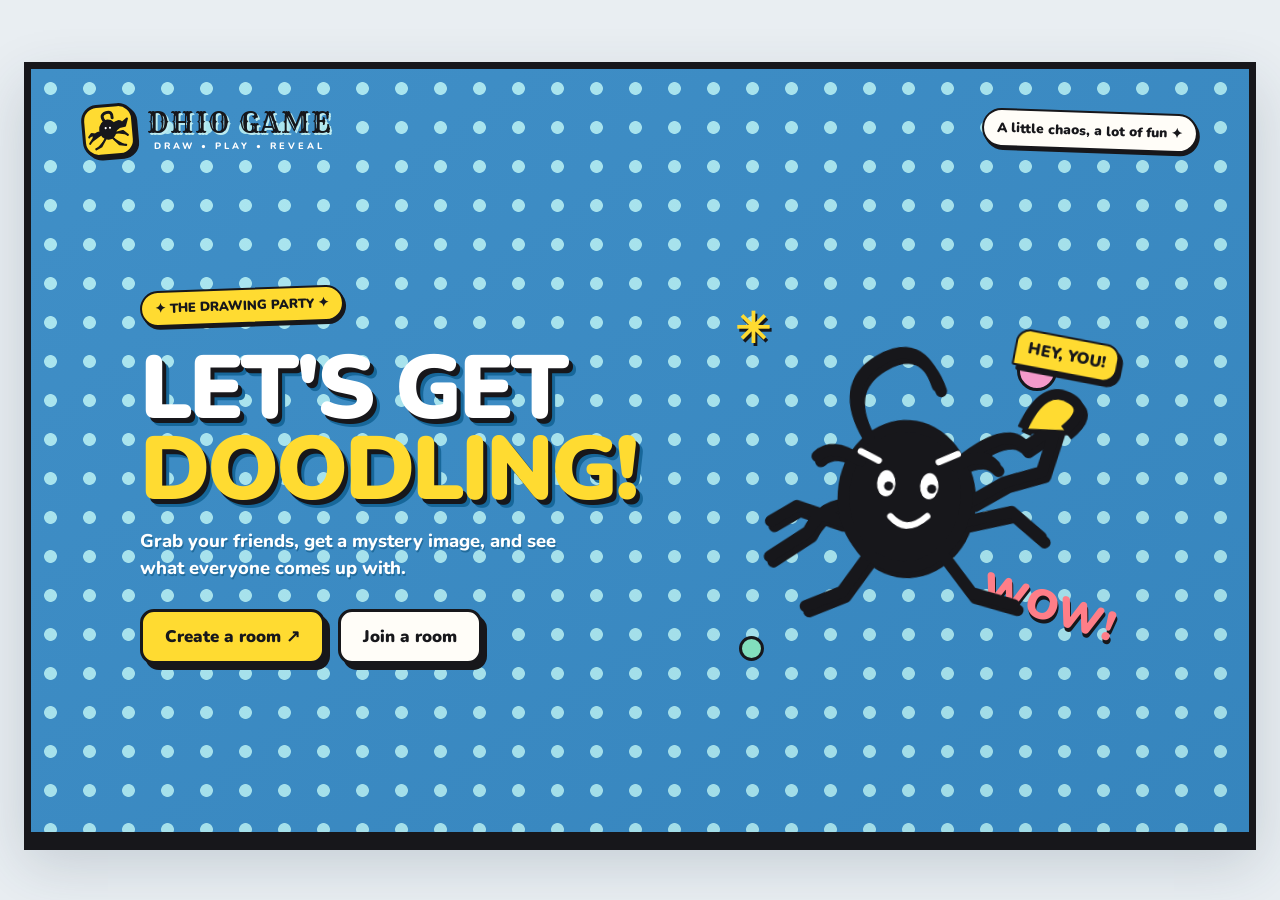
<file: frontend/index.html>
<!DOCTYPE html>
<html lang="en">
<head>
  <meta charset="UTF-8">
  <meta name="viewport" content="width=device-width, initial-scale=1.0">
  <meta name="description" content="DhioGame — a private multiplayer drawing party.">
  <title>DhioGame — Draw, Play, Reveal</title>
  <link rel="stylesheet" href="css/style.css">
</head>
<body>
  <div class="page">
    <main class="stage" id="stage">
      <header class="site-header">
        <a id="brand-link" class="brand" href="./" aria-label="DhioGame home">
          <span class="brand-mark">
            <svg viewBox="0 0 100 100" aria-hidden="true"><g fill="#17171b" stroke="#17171b" stroke-width="5" stroke-linecap="round" stroke-linejoin="round"><path d="M39 56Q19 47 13 67L5 77M29 59L10 55L4 62M42 68L30 86L18 91M58 67L73 84L88 87M65 57L83 54L94 64"/><ellipse cx="49" cy="48" rx="18" ry="21"/><path d="M60 37Q76 25 83 35L95 26L89 42L76 44L65 52Z"/><path d="M43 29Q31 12 48 8Q62 5 61 21" fill="none" stroke-width="7"/></g><circle cx="44" cy="44" r="2.5" fill="#fff"/><circle cx="54" cy="44" r="2.5" fill="#fff"/></svg>
          </span>
          <span class="brand-name">DHIO GAME<span>DRAW • PLAY • REVEAL</span></span>
        </a>
        <div class="header-right">
          <span class="pill fun-pill">A little chaos, a lot of fun ✦</span>
          <div id="header-room-actions" class="header-room-actions hidden">
            <span id="connection-status" class="pill connection-badge connection-connecting">
              <span class="status-dot" aria-hidden="true"></span>
              <span id="connection-label">Connecting</span>
            </span>
            <button id="leave-btn" class="btn btn-small paper" type="button">Leave room</button>
          </div>
        </div>
      </header>

      <!-- HOME -->
      <section id="home-view" class="screen" aria-live="polite">
        <div class="home">
          <div class="home-copy">
            <span class="eyebrow">✦ THE DRAWING PARTY ✦</span>
            <h1>LET'S GET<br><em>DOODLING!</em></h1>
            <p class="lead">Grab your friends, get a mystery image, and see what everyone comes up with.</p>
            <div class="actions">
              <button id="home-create-btn" class="btn yellow" type="button">Create a room <span>↗</span></button>
              <button id="home-join-btn" class="btn paper" type="button">Join a room</button>
            </div>
          </div>
          <div class="home-art">
            <span class="burst one">✳</span>
            <span class="burst two">WOW!</span>
            <span class="doodle a"></span>
            <span class="doodle b"></span>
            <div class="mascot">
              <svg viewBox="0 0 260 250" role="img" aria-label="DhioGame scorpion mascot">
                <g stroke="#17171b" stroke-width="9" stroke-linecap="round" stroke-linejoin="round">
                  <path d="M111 153Q70 134 55 169L27 190M79 159L45 150L26 163M106 178L84 213L57 226M157 177L183 207L216 214M171 154L209 143L233 161" fill="none"/>
                  <path d="M163 112Q201 75 216 93L239 75L230 111L202 121L178 137" fill="none"/>
                  <ellipse cx="127" cy="137" rx="47" ry="54" fill="#17171b"/>
                  <path d="M96 94Q70 56 100 35Q130 14 146 51" fill="none"/>
                  <path d="M91 112Q69 99 58 111M164 111Q183 98 194 109" fill="none"/>
                </g>
                <ellipse cx="112" cy="128" rx="7" ry="10" fill="#fff"/>
                <ellipse cx="145" cy="128" rx="7" ry="10" fill="#fff"/>
                <circle cx="114" cy="130" r="3.5" fill="#17171b"/>
                <circle cx="147" cy="130" r="3.5" fill="#17171b"/>
                <path d="M117 153Q130 166 145 151" fill="none" stroke="#fff" stroke-width="5" stroke-linecap="round"/>
                <path d="M91 105L105 111M151 109L165 102" stroke="#fff" stroke-width="5" stroke-linecap="round"/>
                <path d="M213 79Q227 42 249 54Q263 62 245 78" fill="#ffdb31" stroke="#17171b" stroke-width="8"/>
              </svg>
              <span class="mascot-tag">HEY, YOU!</span>
            </div>
          </div>
        </div>
      </section>

      <!-- CREATE -->
      <section id="create-view" class="screen hidden" aria-live="polite">
        <form id="create-form" class="card setup-card">
          <h2>Set up your game <span>✎</span></h2>

          <div class="field">
            <label for="create-nickname">Your nickname</label>
            <input id="create-nickname" name="nickname" type="text" maxlength="20" autocomplete="nickname" placeholder="What should we call you?" required>
          </div>

          <div class="section-label">Choose your game mode</div>
          <input id="create-mode" name="mode" type="hidden" value="same_image">
          <div class="choice-grid">
            <button class="choice selected" type="button" data-create-mode="same_image">
              <b>🖼 Same Picture</b>
              <small>Everyone draws the same image.</small>
            </button>
            <button class="choice" type="button" data-create-mode="random_assignment">
              <b>🎲 Mystery Mix</b>
              <small>Everyone gets a different secret image.</small>
            </button>
          </div>

          <div class="choice-grid choice-grid-spaced">
            <div class="field">
              <label for="create-viewing">👀 Viewing time</label>
              <select id="create-viewing" name="viewing_duration">
                <option value="10">10 seconds</option>
                <option value="20" selected>20 seconds</option>
                <option value="30">30 seconds</option>
                <option value="60">60 seconds</option>
              </select>
            </div>
            <div class="field">
              <label for="create-drawing">✏️ Drawing time</label>
              <select id="create-drawing" name="drawing_duration">
                <option value="180" selected>3 minutes</option>
                <option value="300">5 minutes</option>
                <option value="">Unlimited</option>
              </select>
            </div>
          </div>

          <div class="card-actions">
            <button id="create-back-btn" class="btn back" type="button">Go back</button>
            <button class="btn yellow" type="submit">Create room ↗</button>
          </div>
        </form>
      </section>

      <!-- JOIN -->
      <section id="join-view" class="screen hidden" aria-live="polite">
        <form id="join-form" class="card setup-card join-card">
          <h2>Jump into a room!</h2>
          <div class="field">
            <label for="join-nickname">Your nickname</label>
            <input id="join-nickname" name="nickname" type="text" maxlength="20" autocomplete="nickname" placeholder="Pick a fun nickname" required>
          </div>
          <div class="field">
            <label for="join-code">Room code</label>
            <input id="join-code" name="room_code" type="text" maxlength="12" autocomplete="off" placeholder="ENTER CODE" class="code-input" required>
          </div>
          <div class="card-actions">
            <button id="join-back-btn" class="btn back" type="button">Go back</button>
            <button class="btn yellow" type="submit">Let's go! ↗</button>
          </div>
        </form>
      </section>

      <!-- LOBBY -->
      <section id="lobby-view" class="screen hidden" aria-live="polite">
        <div class="card lobby-card">
          <h2>Waiting for the crew...</h2>

          <div class="room-code">
            <span>ROOM CODE</span>
            <strong id="room-code">------</strong>
            <button id="copy-code-btn" class="btn cyan btn-small" type="button">Copy</button>
          </div>

          <div class="section-label">Players in the room · <span id="players-summary">0 of 10</span></div>
          <ul id="players-list" class="players"></ul>

          <div class="lobby-meta-row">
            <span id="ready-count" class="pill">0 ready</span>
            <button id="ready-btn" class="btn mint btn-small" type="button">I'm ready</button>
          </div>

          <div class="section-label">Game settings</div>
          <details class="settings-details">
            <summary>
              <span id="settings-summary">Same image · 20s view · 3 min draw</span>
              <span id="settings-edit" class="settings-edit">Change</span>
            </summary>
            <div class="settings-grid">
              <div class="field">
                <label for="settings-mode">Game mode</label>
                <select id="settings-mode">
                  <option value="same_image">Same image for everyone</option>
                  <option value="random_assignment">Random image per player</option>
                </select>
              </div>
              <div class="field">
                <label for="settings-viewing">Viewing time</label>
                <select id="settings-viewing">
                  <option value="10">10 seconds</option>
                  <option value="20">20 seconds</option>
                  <option value="30">30 seconds</option>
                  <option value="60">60 seconds</option>
                </select>
              </div>
              <div class="field">
                <label for="settings-drawing">Drawing time</label>
                <select id="settings-drawing">
                  <option value="180">3 minutes</option>
                  <option value="300">5 minutes</option>
                  <option value="">Unlimited</option>
                </select>
              </div>
            </div>
          </details>

          <div class="section-label">Reference pictures</div>
          <div class="images-header">
            <span id="images-summary" class="pill">0 / 1 uploaded</span>
          </div>
          <form id="upload-form" class="upload-form hidden">
            <label for="image-input" class="upload-drop">
              <span class="upload-title">Add reference images</span>
              <span class="upload-subtitle">JPG, PNG or WEBP · up to 5 MB each</span>
              <input id="image-input" type="file" accept="image/jpeg,image/png,image/webp" multiple>
            </label>
            <button id="upload-btn" class="btn cyan" type="submit">Upload selected</button>
            <p id="upload-progress" class="upload-progress" role="status"></p>
          </form>
          <ul id="images-list" class="images-list"></ul>

          <div id="host-start" class="host-start hidden">
            <button id="start-game-btn" class="btn yellow btn-wide" type="button">Start game ✦</button>
            <p id="start-hint" class="start-hint"></p>
          </div>
        </div>
      </section>

      <!-- GAME -->
      <section id="game-view" class="screen hidden" aria-live="polite">
        <div class="game-top">
          <div class="game-heading">
            <span id="game-phase-eyebrow" class="eyebrow game-eyebrow">VIEWING</span>
            <span id="game-phase-title" class="game-title">MEMORIZE THIS!</span>
          </div>
          <span class="pill">ROOM · <span id="game-room-code">------</span></span>
          <div id="game-timer" class="timer">--:--</div>
        </div>
        <p id="game-phase-copy" class="game-subtitle">The reference disappears when the countdown ends.</p>

        <div id="viewing-panel" class="viewing-panel hidden">
          <div class="reference-card">
            <img id="reference-image" class="hidden" alt="Your reference image">
            <div id="reference-placeholder" class="reference-placeholder">Loading your reference image…</div>
          </div>
          <p class="note">Memorize the image. It disappears when the countdown ends.</p>
        </div>

        <div id="drawing-panel" class="drawing-panel hidden">
          <div class="draw-area">
            <div class="canvas-wrap">
              <span class="canvas-hint">Your canvas. Your masterpiece.</span>
              <canvas id="drawing-canvas" width="1600" height="1000"></canvas>
              <div id="canvas-lock" class="canvas-lock hidden">
                <strong id="canvas-lock-title">Drawing submitted</strong>
                <p id="canvas-lock-copy">Reopen your drawing to keep editing.</p>
              </div>
            </div>
            <aside class="toolbar">
              <div id="color-palette" class="palette">
                <button class="swatch" type="button" data-color="#f04b5b" style="background:#f04b5b" aria-label="Red"></button>
                <button class="swatch" type="button" data-color="#ff9d35" style="background:#ff9d35" aria-label="Orange"></button>
                <button class="swatch" type="button" data-color="#ffdf3d" style="background:#ffdf3d" aria-label="Yellow"></button>
                <button class="swatch" type="button" data-color="#55b978" style="background:#55b978" aria-label="Green"></button>
                <button class="swatch" type="button" data-color="#398bc5" style="background:#398bc5" aria-label="Blue"></button>
                <button class="swatch" type="button" data-color="#a56bc5" style="background:#a56bc5" aria-label="Purple"></button>
                <button class="swatch" type="button" data-color="#ffffff" style="background:#ffffff" aria-label="White"></button>
                <button class="swatch" type="button" data-color="#17171b" style="background:#17171b" aria-label="Black"></button>
                <label class="swatch custom-swatch" for="brush-color" aria-label="Custom color">
                  <input id="brush-color" type="color" value="#17171b">
                </label>
              </div>
              <label class="size-control" for="brush-size">
                <span>Size <em id="brush-size-label">10</em></span>
                <input id="brush-size" type="range" min="2" max="60" value="10">
              </label>
              <button id="eraser-btn" class="tool-btn" type="button">Eraser</button>
              <button id="undo-btn" class="tool-btn" type="button">↶ Undo</button>
              <button id="redo-btn" class="tool-btn" type="button">↷ Redo</button>
              <button id="clear-btn" class="tool-btn" type="button">Clear</button>
            </aside>
          </div>

          <div class="game-bottom">
            <div id="game-players-list" class="progress"></div>
            <button id="submit-drawing-btn" class="btn submit" type="button">SUBMIT MY ART!</button>
          </div>
          <p id="save-status" class="save-status">All changes saved</p>
          <div id="host-game-controls" class="host-game-controls hidden">
            <button id="finish-drawing-btn" class="btn cyan btn-small" type="button">End drawing now</button>
          </div>
        </div>

        <div id="completed-panel" class="completed-panel hidden">
          <div class="done-card">
            <div class="done-mark" aria-hidden="true">🎉</div>
            <h3>Pencils down!</h3>
            <p>All drawings are locked and ready for the reveal.</p>
            <p id="completed-progress" class="completed-progress"></p>
            <button id="start-reveal-btn" class="btn yellow hidden" type="button">Start reveal ✦</button>
          </div>
        </div>

        <div class="game-meta-row">
          <span id="game-player-count" class="pill">0 players</span>
          <span id="game-progress-summary" class="pill">0 submitted</span>
          <span id="game-mode-label" class="pill">Same image mode</span>
        </div>
      </section>

      <!-- REVEAL -->
      <section id="reveal-view" class="screen hidden" aria-live="polite">
        <div class="game-top">
          <span class="game-title">THE BIG REVEAL! ✨</span>
          <span class="pill">ROOM · <span id="reveal-room-code">------</span></span>
          <span id="reveal-phase-badge" class="pill">1 OF 2</span>
        </div>

        <div class="reveal-wrap">
          <div class="reveal-grid">
            <div id="reveal-stage-card" class="compare">
              <div class="compare-head">
                <div>
                  <p id="reveal-eyebrow" class="eyebrow">THE BIG REVEAL</p>
                  <h2 id="reveal-title">The masterpiece</h2>
                </div>
                <span id="reveal-subtitle" class="step">Drawing 1 of 2</span>
              </div>
              <div id="reveal-stage" class="pair">
                <div id="reveal-original-panel" class="art-card">
                  <div class="art-box reveal-original-frame">
                    <img id="reveal-original-image" class="hidden" alt="Original reference image">
                    <div id="reveal-original-placeholder" class="original-hidden">🔒<br>Original is still a mystery!</div>
                  </div>
                  <div id="reveal-original-name" class="art-caption">The original</div>
                </div>
                <div class="compare-arrow">➜</div>
                <div class="art-card">
                  <div class="art-box reveal-frame">
                    <canvas id="reveal-canvas" width="1600" height="1000"></canvas>
                    <div id="reveal-empty" class="original-hidden hidden">No drawing submitted</div>
                  </div>
                  <div id="reveal-player-name" class="art-caption">The drawing</div>
                </div>
              </div>
            </div>

            <aside id="reveal-players-card" class="reveal-players">
              <h3>Who's up?</h3>
              <ul id="reveal-players-list"></ul>
            </aside>
          </div>

          <div class="card-actions reveal-actions">
            <button id="reveal-original-btn" class="btn cyan hidden" type="button">Reveal original</button>
            <button id="next-reveal-btn" class="btn yellow hidden" type="button">Next player →</button>
            <p id="reveal-status" class="note">The host controls the reveal.</p>
          </div>

          <div id="reveal-complete" class="card done-card hidden">
            <div class="done-mark" aria-hidden="true">🎉</div>
            <p class="eyebrow">Reveal complete</p>
            <h2>That's a wrap!</h2>
            <p>All masterpieces have been revealed. This room will expire automatically.</p>
          </div>
        </div>
      </section>
    </main>
  </div>

  <div id="toast" class="toast" role="status" aria-live="polite"></div>

  <script type="module" src="js/main.js"></script>
</body>
</html>
</file>
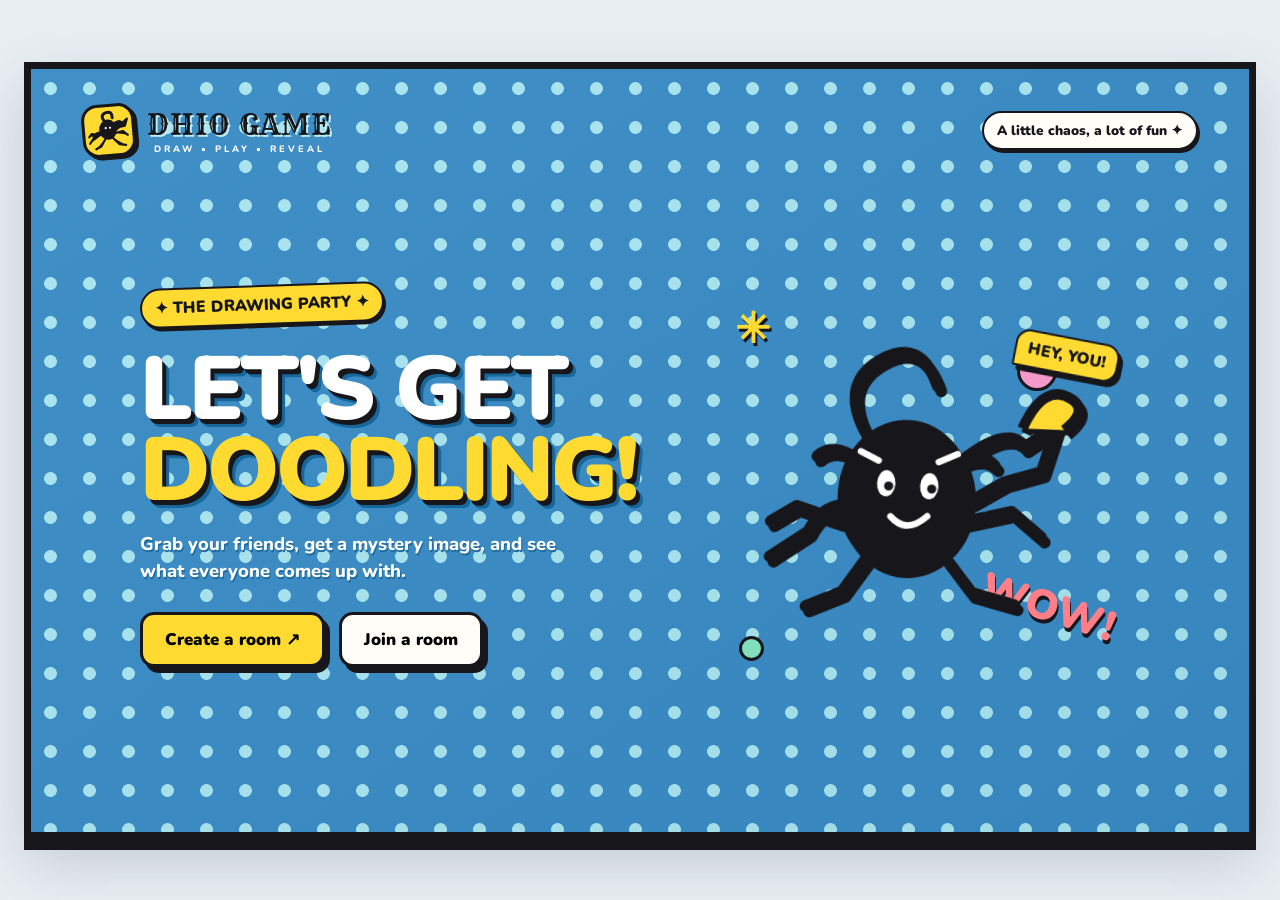
<file: dhiogame-design-mockup-v2.html>
<!DOCTYPE html>
<html lang="en">
<head>
<meta charset="UTF-8">
<meta name="viewport" content="width=device-width, initial-scale=1.0">
<title>DhioGame — Design Direction v2</title>
<style>
@import url('https://fonts.googleapis.com/css2?family=Fredoka:wght@400;500;600;700&family=Nunito:wght@400;600;700;800;900&family=Rye&display=swap');
:root{
 --sky:#398bc5;--sky2:#2876ad;--dot:#a9e6f0;--cyan:#15b7e5;--cyan-pale:#c9f0f5;
 --yellow:#ffdb31;--coral:#ff7e88;--pink:#f49acb;--mint:#82dfbd;
 --ink:#17171b;--paper:#fffdf8;--muted:#64717b;--line:3px solid var(--ink);
 --shadow:5px 6px 0 var(--ink);--soft-shadow:3px 4px 0 var(--ink);
}
*{box-sizing:border-box}body{margin:0;background:#e9eef2;color:var(--ink);font-family:Nunito,Arial,sans-serif}
button,input,select{font:inherit}button{cursor:pointer}
button:focus-visible,input:focus-visible,select:focus-visible{outline:3px dashed var(--coral);outline-offset:3px}
.page{min-height:100vh;padding:24px;display:grid;place-items:center}
.stage{position:relative;isolation:isolate;overflow:hidden;width:min(1240px,100%);min-height:760px;padding:24px clamp(18px,4vw,52px) 38px;border:7px solid var(--ink);box-shadow:0 11px 0 var(--ink),0 24px 55px #243b5030;background-color:var(--sky);background-image:radial-gradient(circle,var(--dot) 0 6px,transparent 6.8px);background-size:39px 39px}
.stage:before{content:"";position:absolute;inset:0;z-index:-1;background:linear-gradient(145deg,#ffffff09,#092b4b10)}
.stage.playing{background-image:radial-gradient(circle,#bcebf0 0 3px,transparent 3.8px);background-size:31px 31px}
.stage.playing:before{background:#398bc5ed}
header{height:76px;display:flex;align-items:center;justify-content:space-between;position:relative;z-index:2}
.brand{display:flex;align-items:center;gap:12px;text-decoration:none;color:inherit}
.brand-mark{width:53px;height:53px;display:grid;place-items:center;background:var(--yellow);border:var(--line);border-radius:16px;box-shadow:3px 3px 0 var(--ink);transform:rotate(-5deg)}
.brand-mark svg{width:43px;height:43px}
.brand-name{font-family:Rye,Georgia,serif;font-size:1.75rem;letter-spacing:1px;text-shadow:2px 2px 0 #bcebf0}
.brand-name span{display:block;font:800 .58rem Nunito,sans-serif;letter-spacing:3px;text-align:center;text-shadow:none;color:#fff;margin-top:1px}
.header-right{display:flex;align-items:center;gap:10px}
.pill{background:var(--paper);border:2px solid var(--ink);border-radius:999px;padding:8px 13px;font-weight:900;font-size:.85rem;box-shadow:2px 3px 0 var(--ink)}
.screen{display:none;animation:enter .22s ease}.screen.active{display:block}
@keyframes enter{from{opacity:0;transform:translateY(8px)}to{opacity:1;transform:none}}
/* mascot */
.mascot{width:190px;height:185px;position:relative;filter:drop-shadow(4px 5px 0 var(--ink))}
.mascot svg{width:100%;height:100%;overflow:visible}
.mascot-tag{position:absolute;right:-30px;top:10px;background:var(--yellow);border:2px solid var(--ink);padding:6px 11px;border-radius:14px 14px 14px 2px;font-weight:900;transform:rotate(7deg)}
/* home */
.home{min-height:625px;display:grid;grid-template-columns:1fr .9fr;align-items:center;gap:28px;max-width:1000px;margin:auto}
.home-copy{padding:25px 0 35px}
.eyebrow{display:inline-flex;align-items:center;gap:8px;background:var(--yellow);border:2px solid var(--ink);padding:7px 13px;border-radius:999px;font-weight:900;box-shadow:2px 3px 0 var(--ink);transform:rotate(-2deg)}
h1{font-size:clamp(3.5rem,7vw,6.4rem);line-height:.9;letter-spacing:-3px;margin:25px 0 16px;font-weight:900;color:#fff;text-shadow:4px 5px 0 var(--ink),7px 8px 0 #17679a}
h1 em{font-style:normal;color:var(--yellow)}
.lead{font-size:1.15rem;font-weight:800;max-width:420px;line-height:1.5;color:#fff;text-shadow:1px 2px 0 #216b9c}
.actions{display:flex;gap:14px;flex-wrap:wrap;margin-top:27px}
.btn{border:var(--line);border-radius:14px;padding:13px 22px;font-weight:900;font-size:1.05rem;box-shadow:var(--shadow);transition:transform .14s,box-shadow .14s}
.btn:hover{transform:translate(-2px,-2px);box-shadow:7px 8px 0 var(--ink)}
.btn:active{transform:translate(2px,3px);box-shadow:1px 2px 0 var(--ink)}
.btn.yellow{background:var(--yellow)}.btn.cyan{background:var(--cyan)}.btn.paper{background:var(--paper)}
.home-art{display:grid;place-items:center;position:relative;min-height:440px}
.home-art .mascot{width:min(340px,80%);height:330px;transform:rotate(4deg)}
.burst{position:absolute;font-size:2.6rem;font-weight:900;color:var(--yellow);text-shadow:2px 3px var(--ink)}
.burst.one{top:40px;left:12%}.burst.two{right:5%;bottom:65px;color:var(--coral);transform:rotate(18deg)}
.doodle{position:absolute;border:3px solid var(--ink);border-radius:50%;width:40px;height:40px}
.doodle.a{top:90px;right:18%;background:var(--pink)}.doodle.b{bottom:40px;left:13%;background:var(--mint);width:25px;height:25px}
/* forms and lobby */
.card{width:min(720px,100%);margin:30px auto 0;background:var(--paper);border:4px solid var(--ink);border-radius:22px;padding:25px;box-shadow:8px 9px 0 var(--ink);position:relative}
.card:after{content:"";position:absolute;width:42px;height:14px;background:var(--yellow);border:2px solid var(--ink);top:-10px;left:35px;transform:rotate(-4deg)}
.card h2{font-size:2rem;margin:0 0 18px;text-align:center;font-weight:900}
.field{margin:13px 0;display:grid;gap:7px}.field label{font-weight:900;font-size:.95rem}
.field input,.field select{width:100%;padding:12px 14px;border:2px solid var(--ink);border-radius:10px;background:white;font-weight:700}
.choice-grid{display:grid;grid-template-columns:1fr 1fr;gap:12px}
.choice{border:2px solid var(--ink);border-radius:14px;padding:16px;background:var(--cyan-pale);text-align:left;box-shadow:2px 3px 0 var(--ink)}
.choice b{display:block;font-size:1.15rem}.choice small{display:block;color:#46545d;font-weight:700;margin-top:4px;line-height:1.35}
.choice.selected{background:var(--yellow);box-shadow:inset 0 0 0 2px white,3px 4px 0 var(--ink)}
.card-actions{display:flex;justify-content:center;gap:13px;flex-wrap:wrap;margin-top:22px}
.back{background:var(--paper)}
.room-code{display:flex;align-items:center;justify-content:center;gap:12px;background:var(--cyan-pale);border:2px dashed var(--ink);border-radius:13px;padding:13px;margin:12px 0 20px}
.room-code strong{font-size:1.8rem;letter-spacing:7px}
.players{display:grid;grid-template-columns:repeat(2,1fr);gap:12px}
.player{background:#fff;border:2px solid var(--ink);border-radius:13px;padding:12px;display:flex;align-items:center;gap:10px;font-weight:900}
.avatar{width:38px;height:38px;border:2px solid var(--ink);border-radius:50%;display:grid;place-items:center;background:var(--pink);font-size:1.2rem}
.player:nth-child(2) .avatar{background:var(--mint)}.player:nth-child(3) .avatar{background:var(--yellow)}
.player small{display:block;color:var(--muted);font-size:.75rem}
.section-label{font-size:.83rem;text-transform:uppercase;letter-spacing:1px;font-weight:900;color:var(--muted);margin:17px 0 8px}
/* game */
.game-top{display:flex;align-items:center;justify-content:space-between;gap:12px;margin:12px 0 18px}
.game-title{font-size:1.3rem;font-weight:900;color:#fff;text-shadow:2px 2px #1b6597}
.timer{width:76px;height:76px;border-radius:50%;display:grid;place-items:center;background:var(--yellow);border:4px solid var(--ink);box-shadow:3px 4px 0 var(--ink);font-size:1.25rem;font-weight:900}
.draw-area{max-width:1000px;margin:auto;display:grid;grid-template-columns:minmax(0,1fr) 86px;gap:0;filter:drop-shadow(5px 6px 0 var(--ink))}
.canvas{min-height:475px;background:var(--paper);border:3px solid var(--ink);border-radius:17px 0 0 17px;position:relative;overflow:hidden}
.canvas:before{content:"";position:absolute;inset:0;background-image:linear-gradient(#dce5e955 1px,transparent 1px),linear-gradient(90deg,#dce5e955 1px,transparent 1px);background-size:26px 26px;opacity:.35}
.canvas-hint{position:absolute;top:14px;left:17px;color:#a1a5a8;font-size:.85rem;font-weight:800;z-index:1}
.sketch{position:absolute;width:58%;height:60%;left:21%;top:21%;z-index:1}
.toolbar{background:#d9dde0;border:3px solid var(--ink);border-left:0;border-radius:0 17px 17px 0;padding:12px 9px;display:flex;flex-direction:column;align-items:center;gap:10px}
.tool-btn{width:100%;border:2px solid var(--ink);border-radius:9px;background:#fff;padding:8px 2px;font-size:.76rem;font-weight:900;box-shadow:1px 2px 0 var(--ink)}
.tool-btn.active{background:var(--yellow)}
.palette{display:grid;grid-template-columns:repeat(2,1fr);gap:7px}
.swatch{width:25px;height:25px;border:2px solid var(--ink);border-radius:7px}
.game-bottom{max-width:1000px;margin:18px auto 0;display:flex;align-items:center;justify-content:space-between;gap:12px;flex-wrap:wrap}
.progress{display:flex;gap:7px;flex-wrap:wrap}
.progress span{background:var(--paper);border:2px solid var(--ink);border-radius:999px;padding:7px 11px;font-size:.8rem;font-weight:900}
.submit{background:var(--yellow);font-size:1.35rem;padding:12px 32px}
/* reveal */
.reveal-wrap{max-width:1050px;margin:20px auto}
.reveal-grid{display:grid;grid-template-columns:minmax(0,1fr) 205px;gap:14px}
.compare{background:var(--paper);border:4px solid var(--ink);border-radius:18px;padding:17px;box-shadow:5px 6px 0 var(--ink)}
.compare-head{display:flex;justify-content:space-between;align-items:center;margin-bottom:12px;gap:10px}
.compare-head h2{margin:0;font-size:1.5rem}.step{background:var(--yellow);border:2px solid var(--ink);padding:5px 11px;border-radius:999px;font-weight:900}
.pair{display:grid;grid-template-columns:1fr 36px 1fr;align-items:center;gap:10px}
.art-card{min-width:0}.art-box{height:300px;background:#fff;border:3px solid var(--ink);border-radius:12px;display:grid;place-items:center;overflow:hidden}
.art-box svg{width:90%;height:90%}.art-caption{text-align:center;font-weight:900;margin-top:9px}
.compare-arrow{text-align:center;font-size:2rem;font-weight:900;color:var(--coral);text-shadow:1px 2px var(--ink)}
.original-hidden{font-weight:900;color:#87929a;text-align:center;padding:15px}
.reveal-players{background:var(--cyan-pale);border:3px solid var(--ink);border-radius:16px;padding:13px;box-shadow:4px 5px 0 var(--ink)}
.reveal-players h3{margin:0 0 10px;font-size:1.1rem}.reveal-player{padding:9px;background:#fff;border:2px solid var(--ink);border-radius:9px;margin:7px 0;font-weight:900}
.reveal-player.current{background:var(--yellow)}
.note{text-align:center;color:white;font-weight:800;margin-top:18px;text-shadow:1px 2px #216b9c}
@media(max-width:760px){
 .page{padding:0}.stage{min-height:100vh;border-width:5px;padding:15px 14px 30px;box-shadow:none}
 header{height:65px}.brand-name{font-size:1.35rem}.brand-mark{width:43px;height:43px}.header-right .pill{font-size:.72rem;padding:6px 9px}
 .home{grid-template-columns:1fr;min-height:calc(100vh - 100px);text-align:center;gap:0}.home-copy{padding:35px 0 0}.lead{margin:auto}
 .home-art{min-height:250px;grid-row:1}.home-art .mascot{width:205px;height:205px}.home h1{margin-top:20px}
 .actions{justify-content:center}.card{margin-top:20px;padding:19px}.draw-area{grid-template-columns:minmax(0,1fr) 72px}
 .canvas{min-height:390px}.toolbar{padding:8px 5px}.swatch{width:22px;height:22px}
 .reveal-grid{grid-template-columns:1fr}.reveal-players{display:flex;flex-wrap:wrap;gap:7px;align-items:center}.reveal-players h3{width:100%;margin-bottom:0}.reveal-player{margin:0}
 .art-box{height:235px}
}
@media(max-width:460px){
 .choice-grid,.players{grid-template-columns:1fr}.pair{grid-template-columns:1fr;gap:8px}.compare-arrow{transform:rotate(90deg);font-size:1.5rem}
 .art-box{height:190px}.draw-area{grid-template-columns:minmax(0,1fr) 65px}.canvas{min-height:340px}
 .tool-btn{font-size:.68rem}.timer{width:63px;height:63px;font-size:1rem}
 .game-bottom{justify-content:center}.progress{justify-content:center}
}
</style>
</head>
<body>
<div class="page"><main class="stage" id="stage">
<header>
 <a class="brand" href="#" onclick="show('home');return false">
  <span class="brand-mark">
   <svg viewBox="0 0 100 100" aria-label="DhioGame scorpion mascot"><g fill="#17171b" stroke="#17171b" stroke-width="5" stroke-linecap="round" stroke-linejoin="round"><path d="M39 56Q19 47 13 67L5 77M29 59L10 55L4 62M42 68L30 86L18 91M58 67L73 84L88 87M65 57L83 54L94 64"/><ellipse cx="49" cy="48" rx="18" ry="21"/><path d="M60 37Q76 25 83 35L95 26L89 42L76 44L65 52Z"/><path d="M43 29Q31 12 48 8Q62 5 61 21" fill="none" stroke-width="7"/></g><circle cx="44" cy="44" r="2.5" fill="#fff"/><circle cx="54" cy="44" r="2.5" fill="#fff"/></svg>
  </span>
  <span class="brand-name">DHIO GAME<span>DRAW • PLAY • REVEAL</span></span>
 </a>
 <div class="header-right"><span class="pill">A little chaos, a lot of fun ✦</span></div>
</header>

<section class="screen active" id="home">
 <div class="home">
  <div class="home-copy">
   <span class="eyebrow">✦ THE DRAWING PARTY ✦</span>
   <h1>LET'S GET<br><em>DOODLING!</em></h1>
   <p class="lead">Grab your friends, get a mystery image, and see what everyone comes up with.</p>
   <div class="actions"><button class="btn yellow" onclick="show('create')">Create a room <span>↗</span></button><button class="btn paper" onclick="show('join')">Join a room</button></div>
  </div>
  <div class="home-art">
   <span class="burst one">✳</span><span class="burst two">WOW!</span><span class="doodle a"></span><span class="doodle b"></span>
   <div class="mascot">
    <svg viewBox="0 0 260 250" role="img" aria-label="DhioGame scorpion mascot">
     <g stroke="#17171b" stroke-width="9" stroke-linecap="round" stroke-linejoin="round">
      <path d="M111 153Q70 134 55 169L27 190M79 159L45 150L26 163M106 178L84 213L57 226M157 177L183 207L216 214M171 154L209 143L233 161" fill="none"/>
      <path d="M163 112Q201 75 216 93L239 75L230 111L202 121L178 137" fill="none"/>
      <ellipse cx="127" cy="137" rx="47" ry="54" fill="#17171b"/>
      <path d="M96 94Q70 56 100 35Q130 14 146 51" fill="none"/>
      <path d="M91 112Q69 99 58 111M164 111Q183 98 194 109" fill="none"/>
     </g>
     <ellipse cx="112" cy="128" rx="7" ry="10" fill="#fff"/><ellipse cx="145" cy="128" rx="7" ry="10" fill="#fff"/>
     <circle cx="114" cy="130" r="3.5" fill="#17171b"/><circle cx="147" cy="130" r="3.5" fill="#17171b"/>
     <path d="M117 153Q130 166 145 151" fill="none" stroke="#fff" stroke-width="5" stroke-linecap="round"/>
     <path d="M91 105L105 111M151 109L165 102" stroke="#fff" stroke-width="5" stroke-linecap="round"/>
     <path d="M213 79Q227 42 249 54Q263 62 245 78" fill="#ffdb31" stroke="#17171b" stroke-width="8"/>
    </svg>
    <span class="mascot-tag">HEY, YOU!</span>
   </div>
  </div>
 </div>
</section>

<section class="screen" id="create">
 <div class="card">
  <h2>Set up your game <span>✎</span></h2>
  <div class="field"><label>Your nickname</label><input placeholder="What should we call you?" value="Doodle Master"></div>
  <div class="section-label">Choose your game mode</div>
  <div class="choice-grid">
   <button class="choice selected" onclick="choose(this)"><b>🎲 Mystery Mix</b><small>Everyone gets a different secret image.</small></button>
   <button class="choice" onclick="choose(this)"><b>🖼 Same Picture</b><small>Everyone draws the same image.</small></button>
  </div>
  <div class="choice-grid" style="margin-top:13px">
   <div class="field"><label>👀 Viewing time</label><select><option>10 seconds</option><option>20 seconds</option><option>30 seconds</option><option>60 seconds</option></select></div>
   <div class="field"><label>✏️ Drawing time</label><select><option>3 minutes</option><option>5 minutes</option><option>Unlimited</option></select></div>
  </div>
  <div class="card-actions"><button class="btn back" onclick="show('home')">Go back</button><button class="btn yellow" onclick="show('lobby')">Create room ↗</button></div>
 </div>
</section>

<section class="screen" id="join">
 <div class="card" style="max-width:560px">
  <h2>Jump into a room!</h2>
  <div class="field"><label>Your nickname</label><input placeholder="Pick a fun nickname"></div>
  <div class="field"><label>Room code</label><input maxlength="6" placeholder="ENTER CODE" style="text-align:center;letter-spacing:8px;font-size:1.35rem;text-transform:uppercase"></div>
  <div class="card-actions"><button class="btn back" onclick="show('home')">Go back</button><button class="btn yellow" onclick="show('lobby')">Let's go!</button></div>
 </div>
</section>

<section class="screen" id="lobby">
 <div class="card">
  <h2>Waiting for the crew...</h2>
  <div class="room-code"><span>ROOM CODE</span><strong>D7K9PX</strong><button class="btn cyan" style="padding:7px 12px" onclick="this.textContent='Copied!'">Copy</button></div>
  <div class="section-label">Players in the room · 2 / 10</div>
  <div class="players"><div class="player"><span class="avatar">♟</span><span>Doodle Master<small>👑 Host · Ready</small></span></div><div class="player"><span class="avatar">✿</span><span>PixelPal<small>Ready</small></span></div></div>
  <div class="section-label">Reference pictures</div>
  <div class="field"><input type="file" multiple accept="image/png,image/jpeg,image/webp"></div>
  <div class="card-actions"><button class="btn back" onclick="show('create')">Game settings</button><button class="btn yellow" onclick="show('drawing')">Start game ✦</button></div>
 </div>
</section>

<section class="screen" id="drawing">
 <div class="game-top"><span class="game-title">DRAW YOUR HEART OUT ✎</span><span class="pill">ROOM · D7K9PX</span><div class="timer">02:53</div></div>
 <div class="draw-area">
  <div class="canvas"><span class="canvas-hint">Your canvas. Your masterpiece.</span>
   <svg class="sketch" viewBox="0 0 400 300"><path d="M94 178C49 108 126 57 194 111C253 54 346 100 316 183C289 258 151 265 94 178Z" fill="none" stroke="#f04b5b" stroke-width="15" stroke-linecap="round"/><path d="M194 112Q185 63 218 47M188 110Q153 75 145 54" fill="none" stroke="#56b879" stroke-width="13" stroke-linecap="round"/><path d="M145 55l-3 22 22-7M218 47l-17 12 22 8" fill="none" stroke="#56b879" stroke-width="8" stroke-linecap="round"/></svg>
  </div>
  <aside class="toolbar"><div class="palette"><i class="swatch" style="background:#f04b5b"></i><i class="swatch" style="background:#ff9d35"></i><i class="swatch" style="background:#ffdf3d"></i><i class="swatch" style="background:#55b978"></i><i class="swatch" style="background:#398bc5"></i><i class="swatch" style="background:#a56bc5"></i><i class="swatch" style="background:#fff"></i><i class="swatch" style="background:#17171b"></i></div><button class="tool-btn active">Brush</button><button class="tool-btn">Eraser</button><button class="tool-btn">Size</button><button class="tool-btn">↶ Undo</button><button class="tool-btn">↷ Redo</button><button class="tool-btn">Clear</button></aside>
 </div>
 <div class="game-bottom"><div class="progress"><span>✿ PixelPal · Submitted</span><span>♟ You · Drawing</span></div><button class="btn submit" onclick="show('reveal')">SUBMIT MY ART!</button></div>
</section>

<section class="screen" id="reveal">
 <div class="game-top"><span class="game-title">THE BIG REVEAL! ✨</span><span class="pill">ROOM · D7K9PX</span><span class="pill">1 OF 2</span></div>
 <div class="reveal-wrap"><div class="reveal-grid">
  <div class="compare">
   <div class="compare-head"><h2>PixelPal's masterpiece</h2><span class="step">ROUND 1</span></div>
   <div class="pair">
    <div class="art-card"><div class="art-box" id="original"><div class="original-hidden">🔒<br>Original is still a mystery!</div></div><div class="art-caption">The original</div></div>
    <div class="compare-arrow">➜</div>
    <div class="art-card"><div class="art-box"><svg viewBox="0 0 400 300"><path d="M94 178C49 108 126 57 194 111C253 54 346 100 316 183C289 258 151 265 94 178Z" fill="none" stroke="#f04b5b" stroke-width="15" stroke-linecap="round"/><path d="M194 112Q185 63 218 47" fill="none" stroke="#56b879" stroke-width="13" stroke-linecap="round"/></svg></div><div class="art-caption">PixelPal's drawing</div></div>
   </div>
  </div>
  <aside class="reveal-players"><h3>Who's up?</h3><div class="reveal-player current">✿ PixelPal</div><div class="reveal-player">♟ Doodle Master</div></aside>
 </div>
 <div class="card-actions"><button class="btn cyan" onclick="document.getElementById('original').innerHTML='<div style=&quot;font-size:7rem&quot;>🍎</div>'">Reveal original</button><button class="btn yellow" onclick="show('done')">Next player →</button></div>
 <p class="note">The host is in charge. Everyone else gets the popcorn 🍿</p></div>
</section>

<section class="screen" id="done">
 <div class="card" style="text-align:center;margin-top:130px"><div style="font-size:4rem">🎉</div><h2>That's a wrap!</h2><p style="font-weight:800">All masterpieces have been revealed.</p><div class="card-actions"><button class="btn yellow" onclick="show('home')">Back to home</button></div></div>
</section>
</main></div>
<script>
function show(id){document.querySelectorAll('.screen').forEach(s=>s.classList.remove('active'));document.getElementById(id).classList.add('active');document.getElementById('stage').classList.toggle('playing',['drawing','reveal'].includes(id));window.scrollTo({top:0,behavior:'smooth'})}
function choose(el){el.parentElement.querySelectorAll('.choice').forEach(x=>x.classList.remove('selected'));el.classList.add('selected')}
</script>
</body>
</html>
</file>
<file: frontend/css/style.css>
@import url('https://fonts.googleapis.com/css2?family=Fredoka:wght@400;500;600;700&family=Nunito:wght@400;600;700;800;900&family=Rye&display=swap');

:root {
  --sky: #398bc5;
  --sky2: #2876ad;
  --dot: #a9e6f0;
  --cyan: #15b7e5;
  --cyan-pale: #c9f0f5;
  --yellow: #ffdb31;
  --coral: #ff7e88;
  --pink: #f49acb;
  --mint: #82dfbd;
  --ink: #17171b;
  --paper: #fffdf8;
  --muted: #64717b;
  --line: 3px solid var(--ink);
  --shadow: 5px 6px 0 var(--ink);
  --soft-shadow: 3px 4px 0 var(--ink);
}

* { box-sizing: border-box; }
html { min-height: 100%; }
body {
  margin: 0;
  min-height: 100vh;
  background: #e9eef2;
  color: var(--ink);
  font-family: Nunito, Arial, sans-serif;
}
button, input, select { font: inherit; }
button { cursor: pointer; }
button:focus-visible,
input:focus-visible,
select:focus-visible {
  outline: 3px dashed var(--coral);
  outline-offset: 3px;
}
.hidden { display: none !important; }

.page {
  min-height: 100vh;
  padding: 24px;
  display: grid;
  place-items: center;
}

.stage {
  position: relative;
  isolation: isolate;
  overflow: hidden;
  width: min(1240px, 100%);
  min-height: 760px;
  padding: 24px clamp(18px, 4vw, 52px) 38px;
  border: 7px solid var(--ink);
  box-shadow: 0 11px 0 var(--ink), 0 24px 55px #243b5030;
  background-color: var(--sky);
  background-image: radial-gradient(circle, var(--dot) 0 6px, transparent 6.8px);
  background-size: 39px 39px;
}
.stage:before {
  content: "";
  position: absolute;
  inset: 0;
  z-index: -1;
  background: linear-gradient(145deg, #ffffff09, #092b4b10);
}
.stage.playing {
  background-image: radial-gradient(circle, #bcebf0 0 3px, transparent 3.8px);
  background-size: 31px 31px;
}
.stage.playing:before { background: #398bc5ed; }

.site-header {
  height: 76px;
  display: flex;
  align-items: center;
  justify-content: space-between;
  gap: 16px;
  position: relative;
  z-index: 2;
}
.brand {
  display: flex;
  align-items: center;
  gap: 12px;
  text-decoration: none;
  color: inherit;
}
.brand-mark {
  width: 53px;
  height: 53px;
  display: grid;
  place-items: center;
  background: var(--yellow);
  border: var(--line);
  border-radius: 16px;
  box-shadow: 3px 3px 0 var(--ink);
  transform: rotate(-5deg);
}
.brand-mark svg { width: 43px; height: 43px; }
.brand-name {
  font-family: Rye, Georgia, serif;
  font-size: 1.75rem;
  letter-spacing: 1px;
  line-height: 1;
  text-shadow: 2px 2px 0 #bcebf0;
}
.brand-name span {
  display: block;
  margin-top: 3px;
  color: #fff;
  font: 800 0.58rem Nunito, sans-serif;
  letter-spacing: 3px;
  text-align: center;
  text-shadow: none;
}
.header-right {
  display: flex;
  align-items: center;
  gap: 10px;
  flex-wrap: wrap;
  justify-content: flex-end;
}
.header-room-actions {
  display: flex;
  align-items: center;
  gap: 8px;
}
.pill {
  display: inline-flex;
  align-items: center;
  gap: 7px;
  background: var(--paper);
  border: 2px solid var(--ink);
  border-radius: 999px;
  padding: 8px 13px;
  font-weight: 900;
  font-size: 0.85rem;
  box-shadow: 2px 3px 0 var(--ink);
}
.fun-pill { transform: rotate(2deg); }
.connection-badge { font-size: 0.78rem; }
.connection-live { background: var(--mint); }
.connection-connecting { background: var(--cyan-pale); }
.connection-reconnecting { background: var(--yellow); }
.connection-offline { background: var(--coral); }
.status-dot {
  width: 8px;
  height: 8px;
  border-radius: 50%;
  background: currentColor;
  box-shadow: 0 0 0 2px #fff6;
}

.screen { display: block; animation: enter 0.22s ease; }
@keyframes enter { from { opacity: 0; transform: translateY(8px); } to { opacity: 1; transform: none; } }

/* Home */
.home {
  min-height: 625px;
  display: grid;
  grid-template-columns: 1fr 0.9fr;
  align-items: center;
  gap: 28px;
  max-width: 1000px;
  margin: auto;
}
.home-copy { padding: 25px 0 35px; }
.eyebrow {
  display: inline-flex;
  align-items: center;
  gap: 8px;
  background: var(--yellow);
  border: 2px solid var(--ink);
  padding: 7px 13px;
  border-radius: 999px;
  font-weight: 900;
  font-size: 0.82rem;
  box-shadow: 2px 3px 0 var(--ink);
  transform: rotate(-2deg);
}
h1 {
  margin: 25px 0 16px;
  color: #fff;
  font-size: clamp(3.5rem, 7vw, 6.4rem);
  font-weight: 900;
  line-height: 0.9;
  letter-spacing: -3px;
  text-shadow: 4px 5px 0 var(--ink), 7px 8px 0 #17679a;
}
h1 em { font-style: normal; color: var(--yellow); }
.lead {
  max-width: 420px;
  margin: 0;
  color: #fff;
  font-size: 1.15rem;
  font-weight: 800;
  line-height: 1.5;
  text-shadow: 1px 2px 0 #216b9c;
}
.actions, .card-actions {
  display: flex;
  align-items: center;
  justify-content: center;
  flex-wrap: wrap;
  gap: 13px;
  margin-top: 27px;
}
.actions { justify-content: flex-start; }
.home-art {
  position: relative;
  display: grid;
  place-items: center;
  min-height: 440px;
}
.mascot {
  position: relative;
  width: 190px;
  height: 185px;
  filter: drop-shadow(4px 5px 0 var(--ink));
}
.home-art .mascot {
  width: min(340px, 80%);
  height: 330px;
  transform: rotate(4deg);
}
.mascot svg { width: 100%; height: 100%; overflow: visible; }
.mascot-tag {
  position: absolute;
  right: -30px;
  top: 10px;
  padding: 6px 11px;
  border: 2px solid var(--ink);
  border-radius: 14px 14px 14px 2px;
  background: var(--yellow);
  font-weight: 900;
  transform: rotate(7deg);
  white-space: nowrap;
}
.burst {
  position: absolute;
  color: var(--yellow);
  font-size: 2.6rem;
  font-weight: 900;
  text-shadow: 2px 3px var(--ink);
}
.burst.one { top: 40px; left: 12%; }
.burst.two { right: 5%; bottom: 65px; color: var(--coral); transform: rotate(18deg); }
.doodle {
  position: absolute;
  width: 40px;
  height: 40px;
  border: 3px solid var(--ink);
  border-radius: 50%;
}
.doodle.a { top: 90px; right: 18%; background: var(--pink); }
.doodle.b { bottom: 40px; left: 13%; width: 25px; height: 25px; background: var(--mint); }

/* Buttons */
.btn {
  border: var(--line);
  border-radius: 14px;
  padding: 13px 22px;
  font-weight: 900;
  font-size: 1.05rem;
  color: var(--ink);
  box-shadow: var(--shadow);
  transition: transform 0.14s, box-shadow 0.14s;
}
.btn:hover { transform: translate(-2px, -2px); box-shadow: 7px 8px 0 var(--ink); }
.btn:active { transform: translate(2px, 3px); box-shadow: 1px 2px 0 var(--ink); }
.btn:disabled { cursor: not-allowed; opacity: 0.55; transform: none; box-shadow: var(--soft-shadow); }
.btn.yellow { background: var(--yellow); }
.btn.cyan { background: var(--cyan); }
.btn.paper, .btn.back { background: var(--paper); }
.btn.mint { background: var(--mint); }
.btn.is-ready { background: var(--yellow); }
.btn-small { padding: 8px 13px; font-size: 0.82rem; border-width: 2px; box-shadow: 2px 3px 0 var(--ink); }
.btn-wide { width: 100%; }

/* Cards and forms */
.card {
  position: relative;
  width: min(720px, 100%);
  margin: 30px auto 0;
  padding: 25px;
  border: 4px solid var(--ink);
  border-radius: 22px;
  background: var(--paper);
  box-shadow: 8px 9px 0 var(--ink);
}
.card:after {
  content: "";
  position: absolute;
  top: -10px;
  left: 35px;
  width: 42px;
  height: 14px;
  border: 2px solid var(--ink);
  background: var(--yellow);
  transform: rotate(-4deg);
}
.card h2 {
  margin: 0 0 18px;
  font-size: 2rem;
  font-weight: 900;
  text-align: center;
}
.card-actions { justify-content: center; margin-top: 22px; }
.section-label {
  margin: 17px 0 8px;
  color: var(--muted);
  font-size: 0.83rem;
  font-weight: 900;
  letter-spacing: 1px;
  text-transform: uppercase;
}
.section-note {
  margin: -2px 0 10px;
  color: var(--muted);
  font-size: 0.85rem;
  font-weight: 700;
  line-height: 1.4;
}
.field { display: grid; gap: 7px; margin: 13px 0; }
.field label { font-size: 0.95rem; font-weight: 900; }
.field input,
.field select {
  width: 100%;
  padding: 12px 14px;
  border: 2px solid var(--ink);
  border-radius: 10px;
  background: #fff;
  color: var(--ink);
  font-weight: 700;
}
.field select {
  appearance: none;
  background-image:
    linear-gradient(45deg, transparent 50%, var(--ink) 50%),
    linear-gradient(135deg, var(--ink) 50%, transparent 50%);
  background-position: calc(100% - 18px) 50%, calc(100% - 13px) 50%;
  background-repeat: no-repeat;
  background-size: 5px 5px, 5px 5px;
  padding-right: 34px;
}
.field input:disabled, .field select:disabled { opacity: 0.6; cursor: not-allowed; }
.code-input {
  text-align: center;
  letter-spacing: 8px;
  text-transform: uppercase;
  font-size: 1.35rem !important;
}
.choice-grid {
  display: grid;
  grid-template-columns: 1fr 1fr;
  gap: 12px;
}
.choice-grid-spaced { margin-top: 13px; }
.choice {
  padding: 16px;
  border: 2px solid var(--ink);
  border-radius: 14px;
  background: var(--cyan-pale);
  color: var(--ink);
  text-align: left;
  box-shadow: 2px 3px 0 var(--ink);
}
.choice b { display: block; font-size: 1.12rem; }
.choice small { display: block; margin-top: 4px; color: #46545d; font-weight: 700; line-height: 1.35; }
.choice.selected {
  background: var(--yellow);
  box-shadow: inset 0 0 0 2px white, 3px 4px 0 var(--ink);
}
.join-card { max-width: 560px; }

/* Lobby */
.lobby-card { width: min(880px, 100%); }
.room-code {
  display: flex;
  align-items: center;
  justify-content: center;
  flex-wrap: wrap;
  gap: 12px;
  margin: 12px 0 20px;
  padding: 13px;
  border: 2px dashed var(--ink);
  border-radius: 13px;
  background: var(--cyan-pale);
}
.room-code > span { font-weight: 900; font-size: 0.82rem; letter-spacing: 1px; }
.room-code strong {
  font-family: "Fredoka", Nunito, sans-serif;
  font-size: 1.8rem;
  letter-spacing: 7px;
}
.players {
  display: grid;
  grid-template-columns: repeat(2, minmax(0, 1fr));
  gap: 12px;
  margin: 0;
  padding: 0;
  list-style: none;
}
.player-row {
  display: flex;
  align-items: center;
  gap: 10px;
  padding: 12px;
  border: 2px solid var(--ink);
  border-radius: 13px;
  background: #fff;
  font-weight: 900;
}
.player-avatar {
  display: grid;
  flex: 0 0 auto;
  place-items: center;
  width: 38px;
  height: 38px;
  border: 2px solid var(--ink);
  border-radius: 50%;
  background: var(--pink);
  font-size: 0.85rem;
  font-weight: 900;
}
.player-row:nth-child(2n) .player-avatar { background: var(--mint); }
.player-row:nth-child(3n) .player-avatar { background: var(--yellow); }
.player-main { min-width: 0; flex: 1; }
.player-name-line { display: flex; align-items: center; flex-wrap: wrap; gap: 6px; }
.player-name { overflow: hidden; max-width: 100%; text-overflow: ellipsis; white-space: nowrap; }
.player-meta { display: flex; align-items: center; gap: 6px; margin-top: 3px; color: var(--muted); font-size: 0.74rem; }
.badge {
  padding: 3px 7px;
  border: 1.5px solid var(--ink);
  border-radius: 999px;
  font-size: 0.62rem;
  font-weight: 900;
  letter-spacing: 0.03em;
  text-transform: uppercase;
}
.badge-host { background: var(--yellow); }
.badge-you { background: var(--cyan-pale); }
.badge-ready { background: var(--mint); }
.badge-waiting { background: #e7ebee; }
.online-dot { width: 7px; height: 7px; border-radius: 50%; background: #2bb673; }
.online-dot.offline { background: #aab2b8; }
.lobby-meta-row {
  display: flex;
  align-items: center;
  justify-content: space-between;
  flex-wrap: wrap;
  gap: 10px;
  margin-top: 14px;
}
.settings-grid {
  display: grid;
  grid-template-columns: repeat(3, minmax(0, 1fr));
  gap: 12px;
}
.settings-details {
  margin-top: 4px;
  border: 2px solid var(--ink);
  border-radius: 12px;
  background: var(--cyan-pale);
}
.settings-details summary {
  display: flex;
  align-items: center;
  justify-content: space-between;
  gap: 12px;
  padding: 12px;
  cursor: pointer;
  font-weight: 900;
  list-style: none;
}
.settings-details summary::-webkit-details-marker { display: none; }
.settings-edit {
  color: var(--muted);
  font-size: 0.72rem;
  font-weight: 900;
  letter-spacing: 0.08em;
  text-transform: uppercase;
}
.settings-details .settings-grid { padding: 0 12px 4px; }
.images-header { display: flex; justify-content: flex-end; margin-bottom: 8px; }
.upload-form { display: flex; flex-wrap: wrap; align-items: center; gap: 12px; margin-bottom: 14px; }
.upload-drop {
  display: flex;
  flex: 1 1 280px;
  flex-direction: column;
  justify-content: center;
  gap: 3px;
  padding: 16px;
  border: 2px dashed var(--ink);
  border-radius: 14px;
  background: #fff;
  cursor: pointer;
}
.upload-drop:hover { background: var(--cyan-pale); }
.upload-drop input { position: absolute; width: 1px; height: 1px; opacity: 0; overflow: hidden; }
.upload-title { font-weight: 900; font-size: 0.9rem; }
.upload-subtitle { color: var(--muted); font-size: 0.76rem; font-weight: 700; }
.upload-progress { flex-basis: 100%; margin: 0; color: var(--sky2); font-size: 0.82rem; font-weight: 800; }
.images-list {
  display: grid;
  grid-template-columns: repeat(auto-fill, minmax(165px, 1fr));
  gap: 12px;
  margin: 0;
  padding: 0;
  list-style: none;
}
.image-card { overflow: hidden; border: 2px solid var(--ink); border-radius: 13px; background: #fff; }
.image-card img { display: block; width: 100%; aspect-ratio: 4 / 3; object-fit: cover; background: var(--cyan-pale); }
.image-copy { display: flex; align-items: flex-start; justify-content: space-between; gap: 8px; padding: 9px; }
.image-name { overflow: hidden; margin: 0; font-size: 0.76rem; font-weight: 900; text-overflow: ellipsis; white-space: nowrap; }
.image-size { margin: 2px 0 0; color: var(--muted); font-size: 0.68rem; font-weight: 700; }
.delete-image {
  flex: 0 0 auto;
  padding: 4px 7px;
  border: 1.5px solid var(--ink);
  border-radius: 7px;
  background: var(--coral);
  color: var(--ink);
  font-size: 0.66rem;
  font-weight: 900;
}
.empty-state {
  grid-column: 1 / -1;
  padding: 17px;
  border: 2px dashed #aab2b8;
  border-radius: 13px;
  color: var(--muted);
  background: #fff;
  text-align: center;
  font-size: 0.84rem;
  font-weight: 800;
  list-style: none;
}
.complete-note {
  margin: 12px 0 0;
  padding: 10px 12px;
  border: 2px solid var(--ink);
  border-radius: 10px;
  background: var(--mint);
  font-size: 0.82rem;
  font-weight: 900;
}
.host-start { margin-top: 18px; padding-top: 16px; border-top: 2px dashed #c9d1d6; }
.start-hint { margin: 8px 0 0; color: var(--muted); text-align: center; font-size: 0.78rem; font-weight: 800; }

/* Game */
.game-top {
  display: flex;
  align-items: center;
  justify-content: space-between;
  gap: 12px;
  margin: 12px 0 14px;
  flex-wrap: wrap;
}
.game-heading { display: flex; align-items: center; gap: 12px; flex-wrap: wrap; }
.game-eyebrow { transform: rotate(-1deg); }
.game-title {
  color: #fff;
  font-size: clamp(1.2rem, 2.8vw, 1.65rem);
  font-weight: 900;
  letter-spacing: 0.2px;
  text-shadow: 2px 2px #1b6597;
  text-transform: uppercase;
}
.game-subtitle {
  margin: -2px 0 16px;
  color: #fff;
  text-align: center;
  font-weight: 800;
  text-shadow: 1px 2px #216b9c;
}
.timer {
  display: grid;
  place-items: center;
  width: 76px;
  height: 76px;
  border: 4px solid var(--ink);
  border-radius: 50%;
  background: var(--yellow);
  box-shadow: 3px 4px 0 var(--ink);
  font-family: "Fredoka", Nunito, sans-serif;
  font-size: 1.25rem;
  font-weight: 900;
}
.timer.urgent { background: var(--coral); animation: pulse 0.8s infinite alternate; }
@keyframes pulse { to { transform: scale(1.06); } }
.viewing-panel { max-width: 900px; margin: 0 auto; }
.reference-card {
  display: grid;
  place-items: center;
  min-height: 340px;
  padding: 20px;
  border: 4px solid var(--ink);
  border-radius: 20px;
  background: var(--paper);
  box-shadow: 7px 8px 0 var(--ink);
}
.reference-card img {
  display: block;
  max-width: 100%;
  max-height: 56vh;
  border: 3px solid var(--ink);
  border-radius: 14px;
  box-shadow: 4px 5px 0 #0002;
}
.reference-placeholder { color: var(--muted); font-size: 0.95rem; font-weight: 800; }
.note {
  margin-top: 18px;
  color: #fff;
  text-align: center;
  font-weight: 800;
  text-shadow: 1px 2px #216b9c;
}
.drawing-panel { max-width: 1040px; margin: 0 auto; }
.draw-area {
  display: grid;
  grid-template-columns: minmax(0, 1fr) 92px;
  align-items: start;
  filter: drop-shadow(5px 6px 0 var(--ink));
}
.canvas-wrap {
  position: relative;
  overflow: hidden;
  border: 3px solid var(--ink);
  border-radius: 17px 0 0 17px;
  background-color: var(--paper);
  background-image:
    linear-gradient(#dce5e955 1px, transparent 1px),
    linear-gradient(90deg, #dce5e955 1px, transparent 1px);
  background-size: 26px 26px;
}
#drawing-canvas {
  display: block;
  width: 100%;
  height: auto;
  aspect-ratio: 8 / 5;
  touch-action: none;
  cursor: crosshair;
  position: relative;
  z-index: 1;
}
#drawing-canvas.is-locked { cursor: not-allowed; }
.canvas-hint {
  position: absolute;
  top: 14px;
  left: 17px;
  z-index: 2;
  color: #a1a5a8;
  font-size: 0.85rem;
  font-weight: 800;
  pointer-events: none;
}
.canvas-lock {
  position: absolute;
  inset: 0;
  z-index: 3;
  display: flex;
  flex-direction: column;
  align-items: center;
  justify-content: center;
  gap: 5px;
  padding: 24px;
  background: #fffdf8e8;
  text-align: center;
  backdrop-filter: blur(2px);
}
.canvas-lock strong { font-size: 1.1rem; font-weight: 900; }
.canvas-lock p { max-width: 340px; margin: 0; color: var(--muted); font-size: 0.86rem; font-weight: 700; }
.toolbar {
  display: flex;
  flex-direction: column;
  align-items: center;
  align-self: stretch;
  gap: 9px;
  padding: 12px 9px;
  border: 3px solid var(--ink);
  border-left: 0;
  border-radius: 0 17px 17px 0;
  background: #d9dde0;
}
.palette { display: grid; grid-template-columns: repeat(2, 1fr); gap: 7px; }
.swatch {
  width: 25px;
  height: 25px;
  padding: 0;
  border: 2px solid var(--ink);
  border-radius: 7px;
  box-shadow: 1px 2px 0 var(--ink);
}
.swatch.selected { outline: 2px solid var(--coral); outline-offset: 1px; transform: translateY(-1px); }
.custom-swatch {
  position: relative;
  display: block;
  overflow: hidden;
  cursor: pointer;
  background: conic-gradient(#f04b5b, #ffdf3d, #55b978, #398bc5, #a56bc5, #f04b5b);
}
.custom-swatch input {
  position: absolute;
  inset: 0;
  width: 100%;
  height: 100%;
  padding: 0;
  border: 0;
  opacity: 0;
  cursor: pointer;
}
.size-control {
  display: flex;
  flex-direction: column;
  width: 100%;
  gap: 4px;
  font-size: 0.7rem;
  font-weight: 900;
  text-align: center;
}
.size-control em { font-style: normal; color: var(--sky2); }
.size-control input { width: 100%; accent-color: var(--sky); }
.tool-btn {
  width: 100%;
  padding: 8px 2px;
  border: 2px solid var(--ink);
  border-radius: 9px;
  background: #fff;
  color: var(--ink);
  font-size: 0.72rem;
  font-weight: 900;
  box-shadow: 1px 2px 0 var(--ink);
}
.tool-btn.active, .tool-btn.is-active { background: var(--yellow); }
.tool-btn:disabled { cursor: not-allowed; opacity: 0.45; }
.game-bottom {
  display: flex;
  align-items: center;
  justify-content: space-between;
  flex-wrap: wrap;
  gap: 12px;
  margin-top: 18px;
}
.progress { display: flex; flex-wrap: wrap; gap: 7px; }
.progress-chip {
  display: inline-flex;
  align-items: center;
  gap: 5px;
  padding: 7px 11px;
  border: 2px solid var(--ink);
  border-radius: 999px;
  background: var(--paper);
  font-size: 0.78rem;
  font-weight: 900;
  box-shadow: 1px 2px 0 var(--ink);
}
.progress-chip.is-me { background: var(--yellow); }
.progress-chip.is-submitted { background: var(--mint); }
.progress-chip.is-locked { background: #e7ebee; }
.progress-chip.is-drawing { background: var(--cyan-pale); }
.submit {
  padding: 12px 32px;
  background: var(--yellow);
  font-size: 1.25rem;
  text-transform: uppercase;
}
.save-status { margin: 8px 0 0; color: #fff; font-size: 0.78rem; font-weight: 800; text-shadow: 1px 1px #216b9c; }
.save-status.error { color: #ffd7d9; }
.host-game-controls { display: flex; justify-content: flex-end; margin-top: 12px; }
.game-meta-row {
  display: flex;
  align-items: center;
  justify-content: center;
  flex-wrap: wrap;
  gap: 8px;
  margin-top: 18px;
}
.completed-panel { max-width: 720px; margin: 25px auto; }
.done-card {
  padding: 38px 24px;
  border: 4px solid var(--ink);
  border-radius: 22px;
  background: var(--paper);
  box-shadow: 8px 9px 0 var(--ink);
  text-align: center;
}
.done-card h2, .done-card h3 { margin: 8px 0 10px; font-size: clamp(1.8rem, 4vw, 2.6rem); font-weight: 900; }
.done-card p { max-width: 520px; margin: 0 auto 10px; color: var(--muted); font-weight: 800; line-height: 1.55; }
.done-mark { font-size: 4rem; line-height: 1; }
.completed-progress { color: var(--sky2) !important; }
.done-card .btn { margin-top: 16px; }

/* Reveal */
.reveal-wrap { max-width: 1050px; margin: 20px auto; }
.reveal-grid { display: grid; grid-template-columns: minmax(0, 1fr) 205px; gap: 14px; align-items: start; }
.compare {
  padding: 17px;
  border: 4px solid var(--ink);
  border-radius: 18px;
  background: var(--paper);
  box-shadow: 5px 6px 0 var(--ink);
}
.compare-head { display: flex; align-items: center; justify-content: space-between; gap: 10px; margin-bottom: 12px; }
.compare-head h2 { margin: 4px 0 0; font-size: 1.5rem; font-weight: 900; }
.step {
  padding: 5px 11px;
  border: 2px solid var(--ink);
  border-radius: 999px;
  background: var(--yellow);
  font-weight: 900;
  white-space: nowrap;
}
.pair { display: grid; grid-template-columns: 1fr 36px 1fr; align-items: center; gap: 10px; }
.art-card { min-width: 0; }
.art-box {
  position: relative;
  display: grid;
  place-items: center;
  height: 300px;
  overflow: hidden;
  border: 3px solid var(--ink);
  border-radius: 12px;
  background: #fff;
}
.art-box img,
.art-box canvas {
  display: block;
  width: auto;
  height: auto;
  max-width: 100%;
  max-height: 100%;
  min-width: 0;
  min-height: 0;
  object-fit: contain;
}
.art-box canvas { background: #fffdf8; }
.art-caption { margin-top: 9px; text-align: center; font-weight: 900; }
.compare-arrow { color: var(--coral); text-align: center; font-size: 2rem; font-weight: 900; text-shadow: 1px 2px var(--ink); }
.original-hidden { max-width: 170px; padding: 15px; color: #87929a; text-align: center; font-weight: 900; line-height: 1.5; }
.reveal-players {
  padding: 13px;
  border: 3px solid var(--ink);
  border-radius: 16px;
  background: var(--cyan-pale);
  box-shadow: 4px 5px 0 var(--ink);
}
.reveal-players h3 { margin: 0 0 10px; font-size: 1.1rem; font-weight: 900; }
.reveal-players ul { display: flex; flex-direction: column; gap: 7px; margin: 0; padding: 0; list-style: none; }
.reveal-player {
  padding: 9px;
  border: 2px solid var(--ink);
  border-radius: 9px;
  background: #fff;
  font-weight: 900;
}
.reveal-player.current { background: var(--yellow); }
.reveal-actions { margin-top: 0; }
.reveal-complete { margin-top: 20px; }
.reveal-complete .eyebrow { transform: rotate(-2deg); }

/* Toast */
.toast {
  position: fixed;
  right: 20px;
  bottom: 20px;
  z-index: 50;
  max-width: min(390px, calc(100vw - 40px));
  padding: 13px 16px;
  border: 3px solid var(--ink);
  border-radius: 14px;
  background: var(--paper);
  color: var(--ink);
  box-shadow: var(--shadow);
  opacity: 0;
  pointer-events: none;
  transform: translateY(12px);
  transition: opacity 0.18s ease, transform 0.18s ease;
  font-weight: 800;
}
.toast.visible { opacity: 1; transform: translateY(0); }
.toast.error { background: var(--coral); }
.toast.success { background: var(--mint); }

@media (max-width: 860px) {
  .page { padding: 0; }
  .stage {
    min-height: 100vh;
    border-width: 5px;
    padding: 15px 14px 30px;
    box-shadow: none;
  }
  .site-header { height: 65px; }
  .brand-name { font-size: 1.35rem; }
  .brand-mark { width: 43px; height: 43px; }
  .brand-mark svg { width: 35px; height: 35px; }
  .fun-pill { display: none; }
  .home {
    grid-template-columns: 1fr;
    min-height: calc(100vh - 100px);
    gap: 0;
    text-align: center;
  }
  .home-copy { padding: 35px 0 0; }
  .lead { margin: auto; }
  .actions { justify-content: center; }
  .home-art { min-height: 250px; grid-row: 1; }
  .home-art .mascot { width: 205px; height: 205px; }
  .home h1 { margin-top: 20px; }
  .card { margin-top: 20px; padding: 19px; }
  .settings-grid { grid-template-columns: 1fr 1fr; }
  .draw-area { grid-template-columns: minmax(0, 1fr) 72px; }
  .toolbar { padding: 8px 5px; }
  .swatch { width: 22px; height: 22px; }
  .reveal-grid { grid-template-columns: 1fr; }
  .reveal-players { display: flex; flex-wrap: wrap; align-items: center; gap: 7px; }
  .reveal-players h3 { width: 100%; margin-bottom: 0; }
  .reveal-players ul { flex-direction: row; flex-wrap: wrap; gap: 6px; }
  .reveal-player { margin: 0; }
  .art-box { height: 235px; }
}

@media (max-width: 560px) {
  .choice-grid, .players, .settings-grid { grid-template-columns: 1fr; }
  .pair { grid-template-columns: 1fr; gap: 8px; }
  .compare-arrow { transform: rotate(90deg); font-size: 1.5rem; }
  .art-box { height: 190px; }
  .draw-area { grid-template-columns: minmax(0, 1fr) 65px; }
  .tool-btn { font-size: 0.66rem; }
  .timer { width: 63px; height: 63px; font-size: 1rem; }
  .game-bottom { justify-content: center; }
  .progress { justify-content: center; }
  .game-top { justify-content: center; text-align: center; }
  .reveal-actions .btn { width: 100%; }
}
</file>
